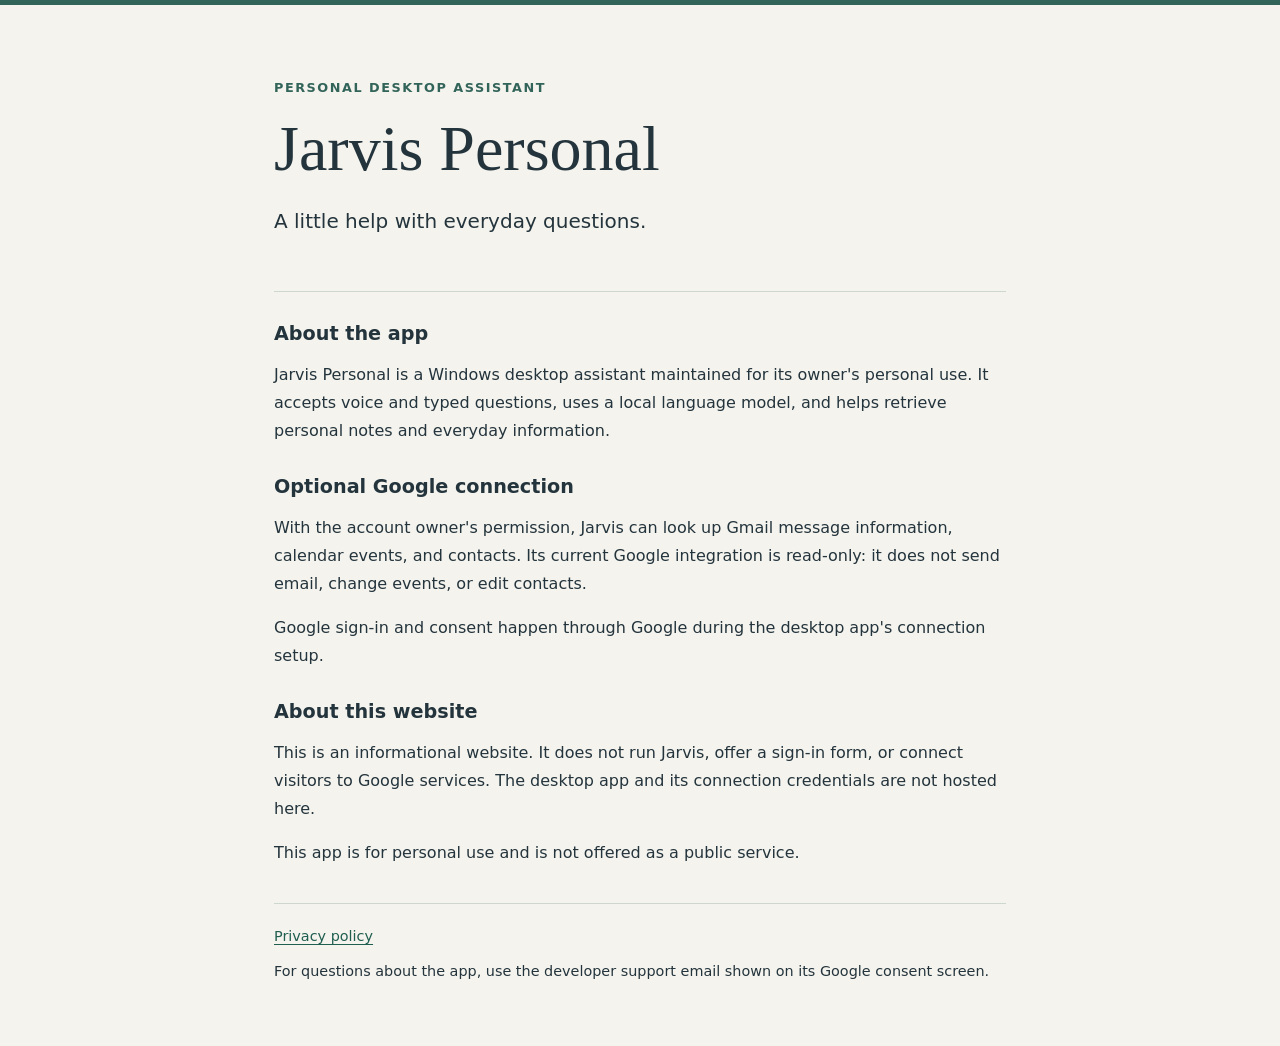
<file: index.html>
<!doctype html>
<html lang="en">
<head>
  <meta charset="utf-8">
  <meta name="viewport" content="width=device-width, initial-scale=1">
  <meta name="description" content="Jarvis Personal is a private desktop assistant with optional read-only Google services.">
  <title>Jarvis Personal</title>
  <link rel="stylesheet" href="style.css">
</head>
<body>
  <main>
    <header><span class="eyebrow">Personal desktop assistant</span><h1>Jarvis Personal</h1><p class="lead">A little help with everyday questions.</p></header>
    <section><h2>About the app</h2><p>Jarvis Personal is a Windows desktop assistant maintained for its owner's personal use. It accepts voice and typed questions, uses a local language model, and helps retrieve personal notes and everyday information.</p></section>
    <section><h2>Optional Google connection</h2><p>With the account owner's permission, Jarvis can look up Gmail message information, calendar events, and contacts. Its current Google integration is read-only: it does not send email, change events, or edit contacts.</p><p>Google sign-in and consent happen through Google during the desktop app's connection setup.</p></section>
    <section><h2>About this website</h2><p>This is an informational website. It does not run Jarvis, offer a sign-in form, or connect visitors to Google services. The desktop app and its connection credentials are not hosted here.</p><p>This app is for personal use and is not offered as a public service.</p></section>
    <footer><a href="privacy.html">Privacy policy</a><p>For questions about the app, use the developer support email shown on its Google consent screen.</p></footer>
  </main>
</body>
</html>
</file>
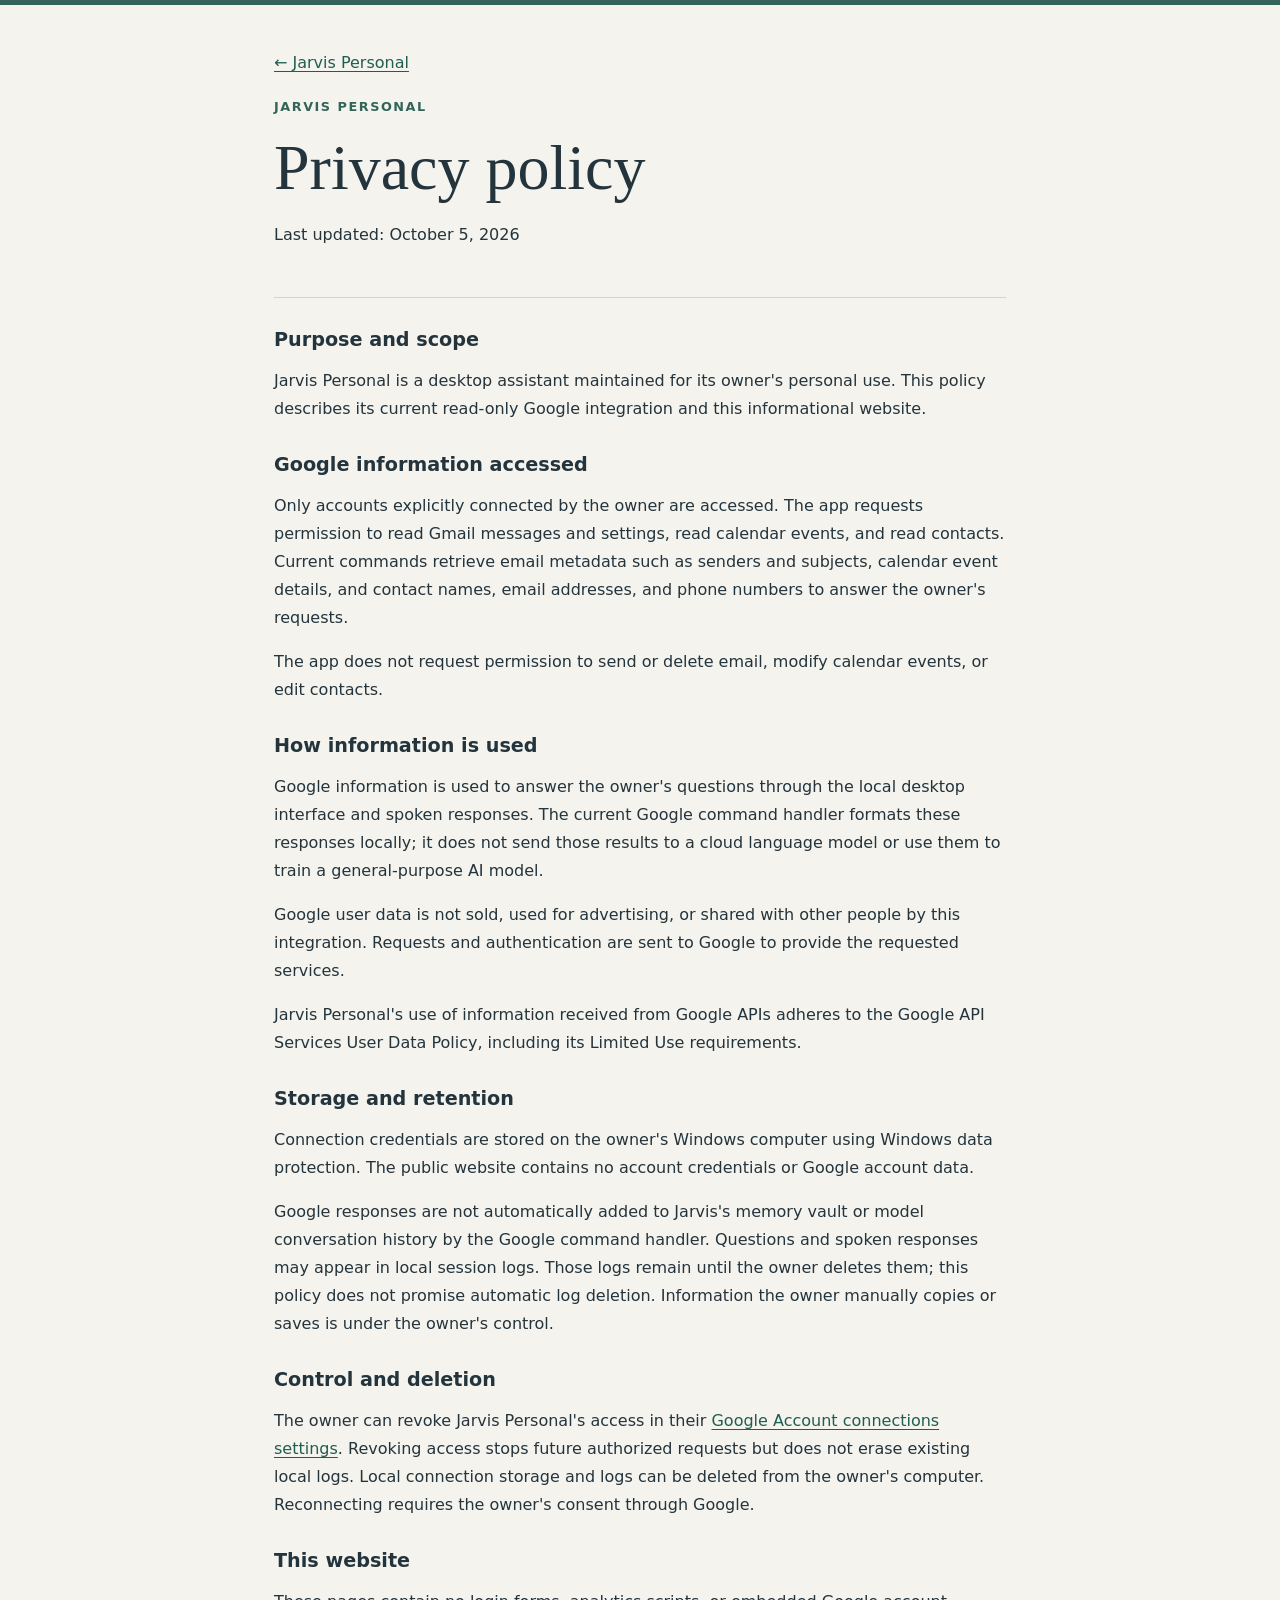
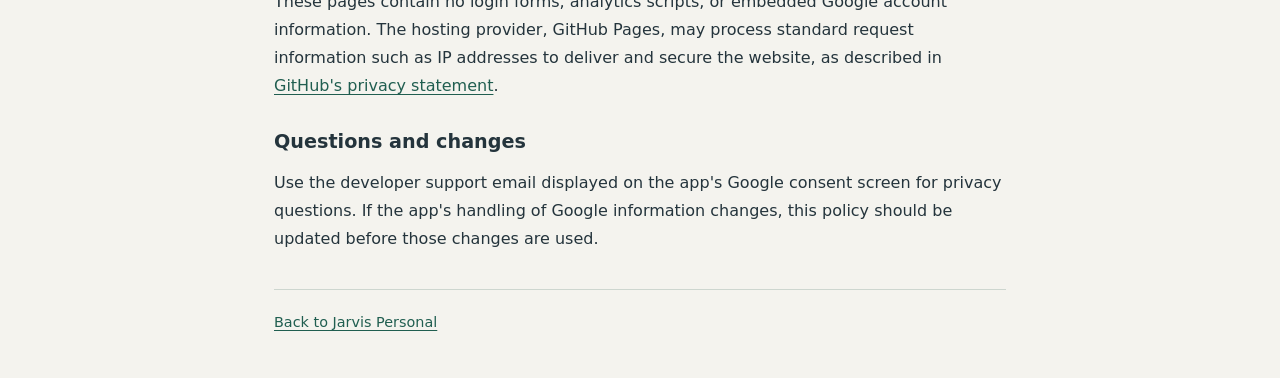
<file: privacy.html>
<!doctype html>
<html lang="en">
<head>
  <meta charset="utf-8">
  <meta name="viewport" content="width=device-width, initial-scale=1">
  <title>Privacy policy · Jarvis Personal</title>
  <link rel="stylesheet" href="style.css">
</head>
<body>
  <main>
    <nav><a href="index.html">← Jarvis Personal</a></nav>
    <header><span class="eyebrow">Jarvis Personal</span><h1>Privacy policy</h1><p>Last updated: October 5, 2026</p></header>
    <section><h2>Purpose and scope</h2><p>Jarvis Personal is a desktop assistant maintained for its owner's personal use. This policy describes its current read-only Google integration and this informational website.</p></section>
    <section><h2>Google information accessed</h2><p>Only accounts explicitly connected by the owner are accessed. The app requests permission to read Gmail messages and settings, read calendar events, and read contacts. Current commands retrieve email metadata such as senders and subjects, calendar event details, and contact names, email addresses, and phone numbers to answer the owner's requests.</p><p>The app does not request permission to send or delete email, modify calendar events, or edit contacts.</p></section>
    <section><h2>How information is used</h2><p>Google information is used to answer the owner's questions through the local desktop interface and spoken responses. The current Google command handler formats these responses locally; it does not send those results to a cloud language model or use them to train a general-purpose AI model.</p><p>Google user data is not sold, used for advertising, or shared with other people by this integration. Requests and authentication are sent to Google to provide the requested services.</p><p>Jarvis Personal's use of information received from Google APIs adheres to the Google API Services User Data Policy, including its Limited Use requirements.</p></section>
    <section><h2>Storage and retention</h2><p>Connection credentials are stored on the owner's Windows computer using Windows data protection. The public website contains no account credentials or Google account data.</p><p>Google responses are not automatically added to Jarvis's memory vault or model conversation history by the Google command handler. Questions and spoken responses may appear in local session logs. Those logs remain until the owner deletes them; this policy does not promise automatic log deletion. Information the owner manually copies or saves is under the owner's control.</p></section>
    <section><h2>Control and deletion</h2><p>The owner can revoke Jarvis Personal's access in their <a href="https://myaccount.google.com/connections">Google Account connections settings</a>. Revoking access stops future authorized requests but does not erase existing local logs. Local connection storage and logs can be deleted from the owner's computer. Reconnecting requires the owner's consent through Google.</p></section>
    <section><h2>This website</h2><p>These pages contain no login forms, analytics scripts, or embedded Google account information. The hosting provider, GitHub Pages, may process standard request information such as IP addresses to deliver and secure the website, as described in <a href="https://docs.github.com/en/site-policy/privacy-policies/github-general-privacy-statement">GitHub's privacy statement</a>.</p></section>
    <section><h2>Questions and changes</h2><p>Use the developer support email displayed on the app's Google consent screen for privacy questions. If the app's handling of Google information changes, this policy should be updated before those changes are used.</p></section>
    <footer><a href="index.html">Back to Jarvis Personal</a></footer>
  </main>
</body>
</html>
</file>
<file: style.css>
:root { color-scheme: light; font-family: system-ui, sans-serif; color: #24343c; background: #f4f3ee; }
* { box-sizing: border-box; }
body { margin: 0; border-top: 5px solid #326459; }
main { max-width: 780px; margin: auto; padding: 48px 24px; }
header { padding: 24px 0 32px; border-bottom: 1px solid #cdd6cf; }
.eyebrow { text-transform: uppercase; letter-spacing: .12em; font-size: .8rem; color: #326459; font-weight: 700; }
h1 { font-family: Georgia, serif; font-size: clamp(2.5rem, 7vw, 4rem); line-height: 1.1; margin: 18px 0; font-weight: 400; }
h2 { font-size: 1.2rem; margin-top: 30px; }
p { line-height: 1.75; }
.lead { font-size: 1.25rem; }
a { color: #205e50; text-underline-offset: 3px; }
a:focus-visible { outline: 3px solid #b1853e; outline-offset: 4px; }
footer { border-top: 1px solid #cdd6cf; padding-top: 24px; margin-top: 36px; font-size: .9rem; }
</file>
